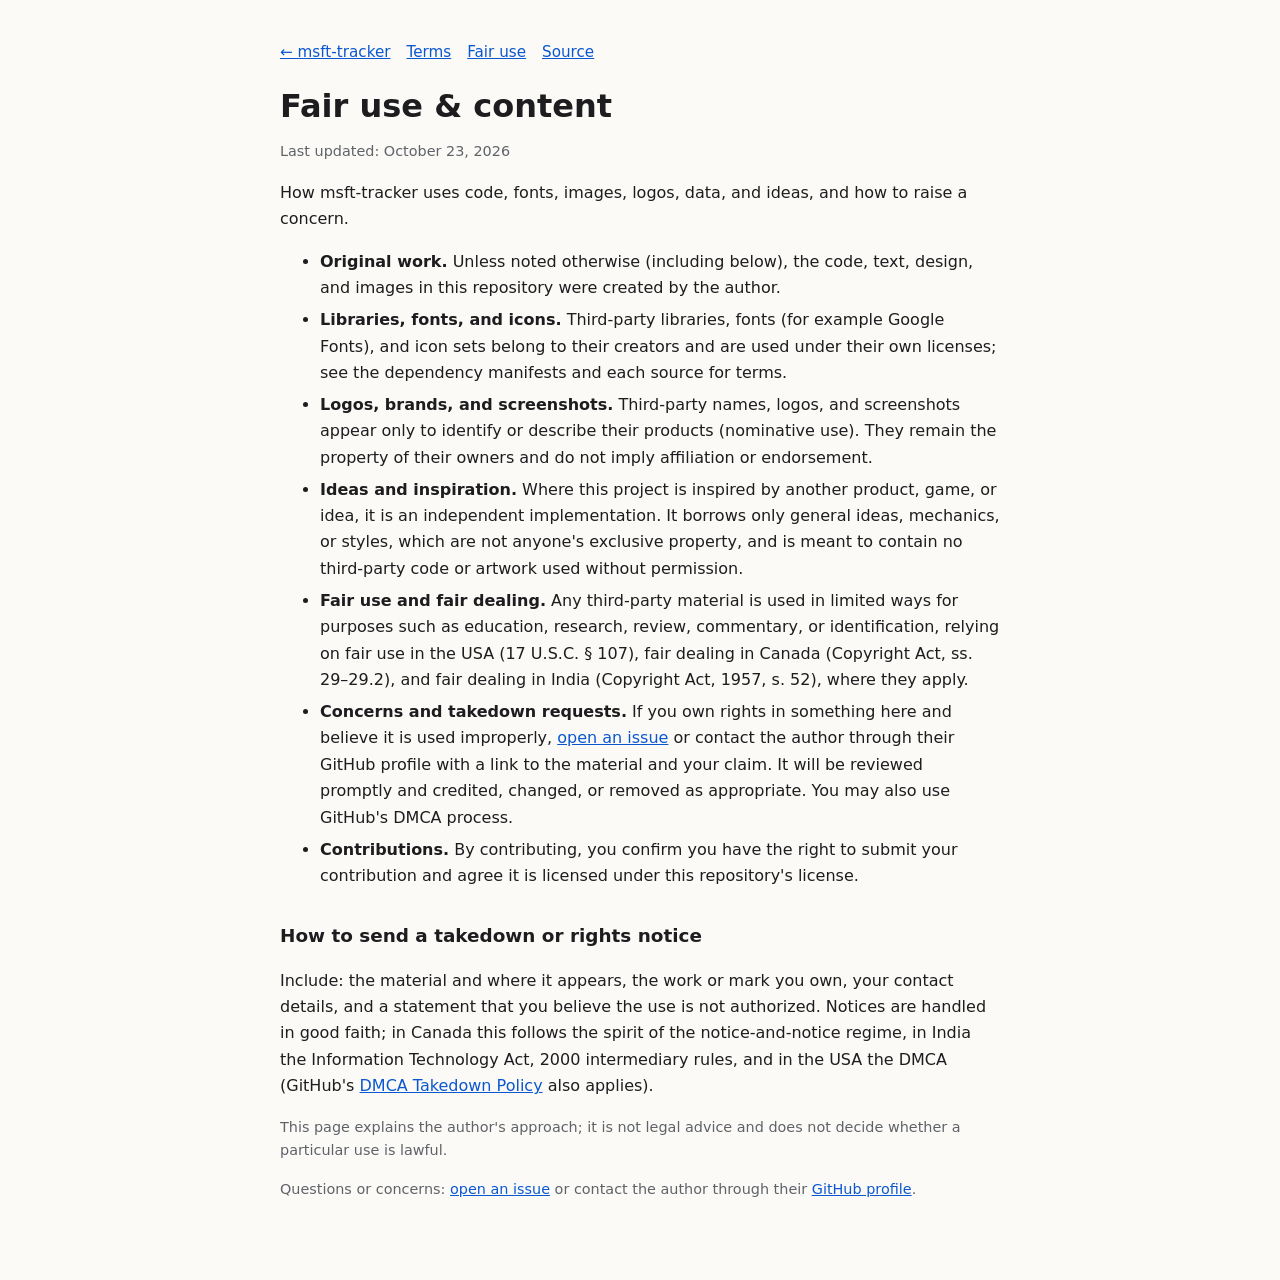
<file: public/fair-use.html>
<!doctype html>
<html lang="en">
<head>
<meta charset="utf-8">
<meta name="viewport" content="width=device-width, initial-scale=1">
<title>Fair use &amp; content · msft-tracker</title>
<meta name="robots" content="index,follow">
<style>:root{--bg:#fbfaf7;--fg:#1d1d1f;--muted:#5f6368;--line:#e3e1dc;--link:#0b57d0;color-scheme:light dark}
@media (prefers-color-scheme:dark){:root{--bg:#121214;--fg:#ececf0;--muted:#a3a3ad;--line:#2b2b31;--link:#8ab4f8}}
*{box-sizing:border-box}body{margin:0;background:var(--bg);color:var(--fg);font:16px/1.65 system-ui,-apple-system,"Segoe UI",Roboto,sans-serif}
main{max-width:760px;margin:0 auto;padding:40px 20px 64px}h1{font-size:2rem;line-height:1.2;margin:.2rem 0}h2{font-size:1.15rem;margin:2rem 0 .4rem}
a{color:var(--link)}.muted{color:var(--muted);font-size:.9rem}.box{border:1px solid var(--line);border-radius:12px;padding:.2rem 1.1rem;margin:1.4rem 0}
nav{display:flex;gap:1rem;flex-wrap:wrap;font-size:.95rem;margin-bottom:1.4rem}li{margin:.35rem 0}.caps{font-size:.92rem}</style>
</head>
<body>
<main>
<nav><a href="./">← msft-tracker</a><a href="terms.html">Terms</a><a href="fair-use.html">Fair use</a><a href="https://github.com/Sanjays2402/msft-tracker">Source</a></nav>
<h1>Fair use &amp; content</h1>
<p class="muted">Last updated: October 23, 2026</p>
<p>How msft-tracker uses code, fonts, images, logos, data, and ideas, and how to raise a concern.</p>
<ul>
<li><strong>Original work.</strong> Unless noted otherwise (including below), the code, text, design, and images in this repository were created by the author.</li>
<li><strong>Libraries, fonts, and icons.</strong> Third-party libraries, fonts (for example Google Fonts), and icon sets belong to their creators and are used under their own licenses; see the dependency manifests and each source for terms.</li>
<li><strong>Logos, brands, and screenshots.</strong> Third-party names, logos, and screenshots appear only to identify or describe their products (nominative use). They remain the property of their owners and do not imply affiliation or endorsement.</li>
<li><strong>Ideas and inspiration.</strong> Where this project is inspired by another product, game, or idea, it is an independent implementation. It borrows only general ideas, mechanics, or styles, which are not anyone's exclusive property, and is meant to contain no third-party code or artwork used without permission.</li>
<li><strong>Fair use and fair dealing.</strong> Any third-party material is used in limited ways for purposes such as education, research, review, commentary, or identification, relying on fair use in the USA (17 U.S.C. § 107), fair dealing in Canada (Copyright Act, ss. 29–29.2), and fair dealing in India (Copyright Act, 1957, s. 52), where they apply.</li>
<li><strong>Concerns and takedown requests.</strong> If you own rights in something here and believe it is used improperly, <a href="https://github.com/Sanjays2402/msft-tracker/issues">open an issue</a> or contact the author through their GitHub profile with a link to the material and your claim. It will be reviewed promptly and credited, changed, or removed as appropriate. You may also use GitHub's DMCA process.</li>
<li><strong>Contributions.</strong> By contributing, you confirm you have the right to submit your contribution and agree it is licensed under this repository's license.</li>
</ul>
<h2>How to send a takedown or rights notice</h2>
<p>Include: the material and where it appears, the work or mark you own, your contact details, and a statement that you believe the use is not authorized. Notices are handled in good faith; in Canada this follows the spirit of the notice-and-notice regime, in India the Information Technology Act, 2000 intermediary rules, and in the USA the DMCA (GitHub's <a href="https://docs.github.com/site-policy/content-removal-policies/dmca-takedown-policy">DMCA Takedown Policy</a> also applies).</p>
<p class="muted">This page explains the author's approach; it is not legal advice and does not decide whether a particular use is lawful.</p>
<p class="muted">Questions or concerns: <a href="https://github.com/Sanjays2402/msft-tracker/issues">open an issue</a> or contact the author through their <a href="https://github.com/Sanjays2402">GitHub profile</a>.</p>
</main>
</body>
</html>
</file>
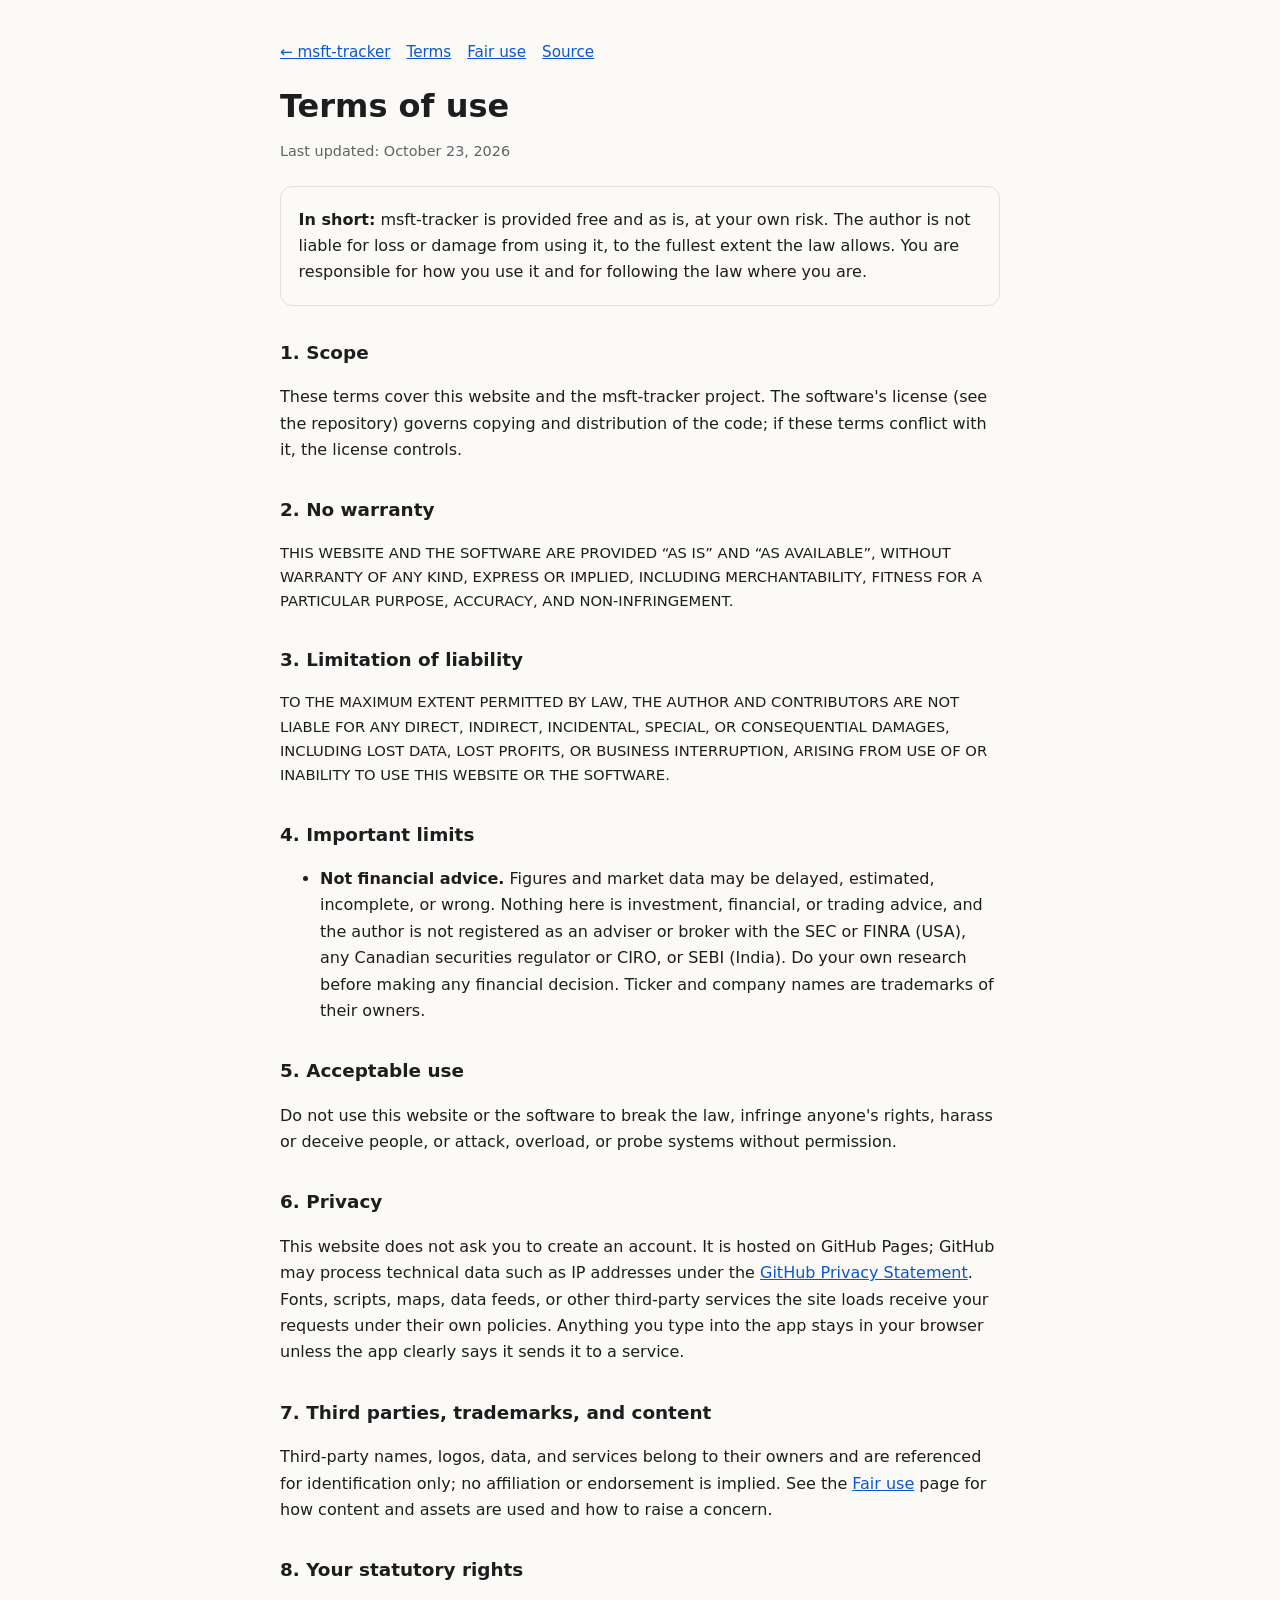
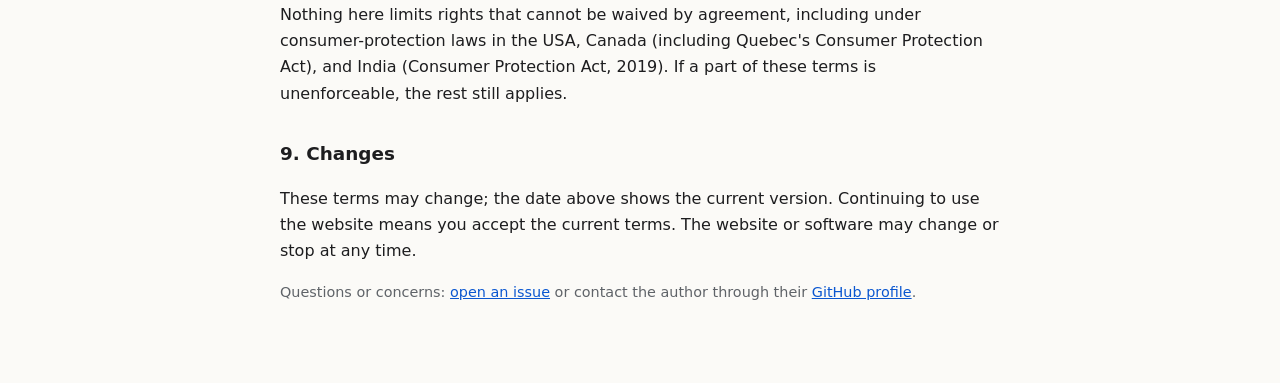
<file: public/terms.html>
<!doctype html>
<html lang="en">
<head>
<meta charset="utf-8">
<meta name="viewport" content="width=device-width, initial-scale=1">
<title>Terms of use · msft-tracker</title>
<meta name="robots" content="index,follow">
<style>:root{--bg:#fbfaf7;--fg:#1d1d1f;--muted:#5f6368;--line:#e3e1dc;--link:#0b57d0;color-scheme:light dark}
@media (prefers-color-scheme:dark){:root{--bg:#121214;--fg:#ececf0;--muted:#a3a3ad;--line:#2b2b31;--link:#8ab4f8}}
*{box-sizing:border-box}body{margin:0;background:var(--bg);color:var(--fg);font:16px/1.65 system-ui,-apple-system,"Segoe UI",Roboto,sans-serif}
main{max-width:760px;margin:0 auto;padding:40px 20px 64px}h1{font-size:2rem;line-height:1.2;margin:.2rem 0}h2{font-size:1.15rem;margin:2rem 0 .4rem}
a{color:var(--link)}.muted{color:var(--muted);font-size:.9rem}.box{border:1px solid var(--line);border-radius:12px;padding:.2rem 1.1rem;margin:1.4rem 0}
nav{display:flex;gap:1rem;flex-wrap:wrap;font-size:.95rem;margin-bottom:1.4rem}li{margin:.35rem 0}.caps{font-size:.92rem}</style>
</head>
<body>
<main>
<nav><a href="./">← msft-tracker</a><a href="terms.html">Terms</a><a href="fair-use.html">Fair use</a><a href="https://github.com/Sanjays2402/msft-tracker">Source</a></nav>
<h1>Terms of use</h1>
<p class="muted">Last updated: October 23, 2026</p>
<div class="box"><p><strong>In short:</strong> msft-tracker is provided free and as is, at your own risk. The author is not liable for loss or damage from using it, to the fullest extent the law allows. You are responsible for how you use it and for following the law where you are.</p></div>
<h2>1. Scope</h2>
<p>These terms cover this website and the msft-tracker project. The software's license (see the repository) governs copying and distribution of the code; if these terms conflict with it, the license controls.</p>
<h2>2. No warranty</h2>
<p class="caps">THIS WEBSITE AND THE SOFTWARE ARE PROVIDED &ldquo;AS IS&rdquo; AND &ldquo;AS AVAILABLE&rdquo;, WITHOUT WARRANTY OF ANY KIND, EXPRESS OR IMPLIED, INCLUDING MERCHANTABILITY, FITNESS FOR A PARTICULAR PURPOSE, ACCURACY, AND NON-INFRINGEMENT.</p>
<h2>3. Limitation of liability</h2>
<p class="caps">TO THE MAXIMUM EXTENT PERMITTED BY LAW, THE AUTHOR AND CONTRIBUTORS ARE NOT LIABLE FOR ANY DIRECT, INDIRECT, INCIDENTAL, SPECIAL, OR CONSEQUENTIAL DAMAGES, INCLUDING LOST DATA, LOST PROFITS, OR BUSINESS INTERRUPTION, ARISING FROM USE OF OR INABILITY TO USE THIS WEBSITE OR THE SOFTWARE.</p>
<h2>4. Important limits</h2><ul>
<li><strong>Not financial advice.</strong> Figures and market data may be delayed, estimated, incomplete, or wrong. Nothing here is investment, financial, or trading advice, and the author is not registered as an adviser or broker with the SEC or FINRA (USA), any Canadian securities regulator or CIRO, or SEBI (India). Do your own research before making any financial decision. Ticker and company names are trademarks of their owners.</li>
</ul>
<h2>5. Acceptable use</h2>
<p>Do not use this website or the software to break the law, infringe anyone's rights, harass or deceive people, or attack, overload, or probe systems without permission.</p>
<h2>6. Privacy</h2>
<p>This website does not ask you to create an account. It is hosted on GitHub Pages; GitHub may process technical data such as IP addresses under the <a href="https://docs.github.com/site-policy/privacy-policies/github-general-privacy-statement">GitHub Privacy Statement</a>. Fonts, scripts, maps, data feeds, or other third-party services the site loads receive your requests under their own policies. Anything you type into the app stays in your browser unless the app clearly says it sends it to a service.</p>
<h2>7. Third parties, trademarks, and content</h2>
<p>Third-party names, logos, data, and services belong to their owners and are referenced for identification only; no affiliation or endorsement is implied. See the <a href="fair-use.html">Fair use</a> page for how content and assets are used and how to raise a concern.</p>
<h2>8. Your statutory rights</h2>
<p>Nothing here limits rights that cannot be waived by agreement, including under consumer-protection laws in the USA, Canada (including Quebec's Consumer Protection Act), and India (Consumer Protection Act, 2019). If a part of these terms is unenforceable, the rest still applies.</p>
<h2>9. Changes</h2>
<p>These terms may change; the date above shows the current version. Continuing to use the website means you accept the current terms. The website or software may change or stop at any time.</p>
<p class="muted">Questions or concerns: <a href="https://github.com/Sanjays2402/msft-tracker/issues">open an issue</a> or contact the author through their <a href="https://github.com/Sanjays2402">GitHub profile</a>.</p>
</main>
</body>
</html>
</file>
